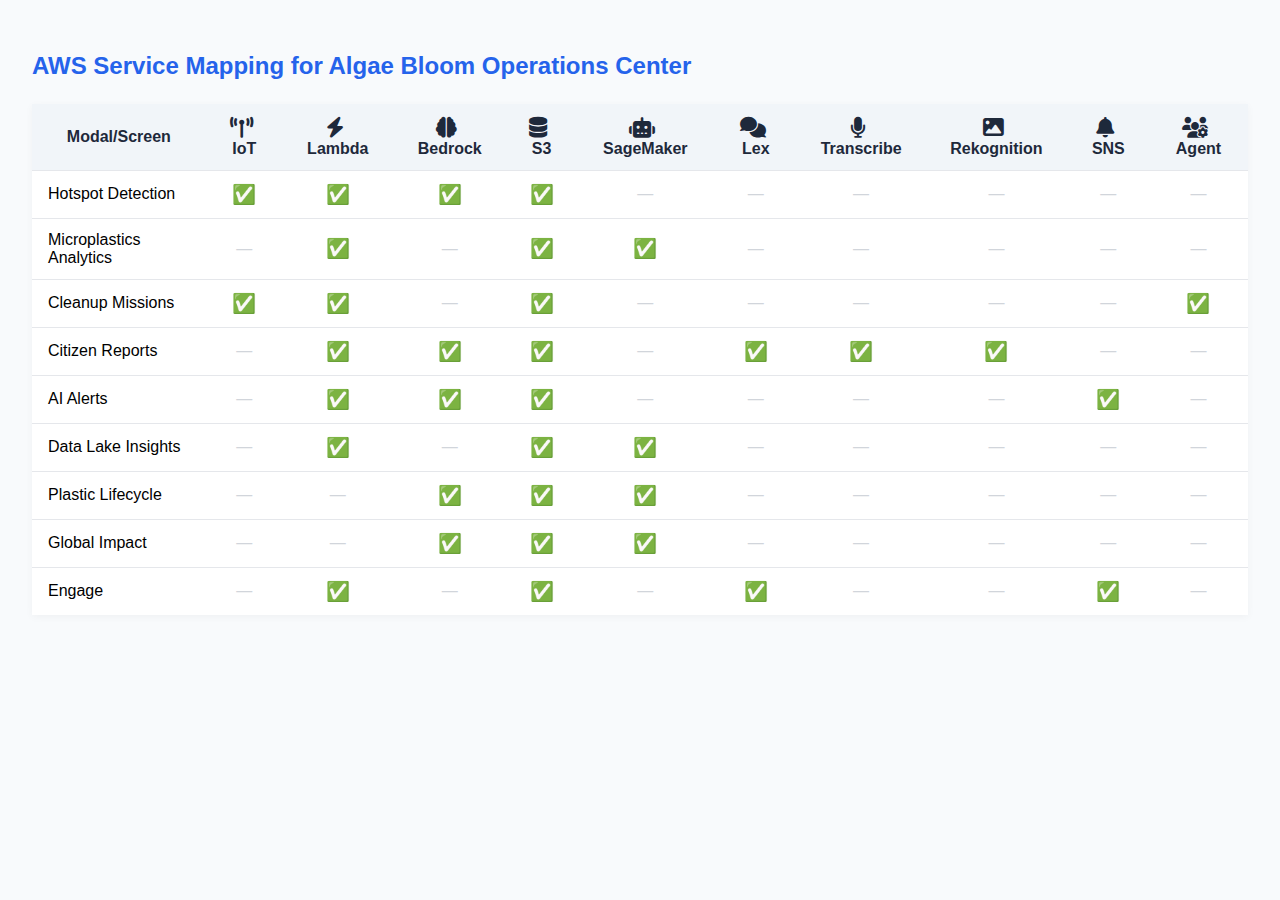
<file: aws_mapping.html>
<!DOCTYPE html>
<html lang="en">
<head>
    <meta charset="UTF-8">
    <title>AWS Service Mapping for Algae Bloom Operations Center</title>
    <link rel="stylesheet" href="https://cdnjs.cloudflare.com/ajax/libs/font-awesome/6.4.0/css/all.min.css">
    <style>
        body { font-family: 'Segoe UI', Arial, sans-serif; background: #f8fafc; margin: 0; padding: 2rem; }
        h2 { color: #2563eb; margin-bottom: 1.5rem; }
        table { width: 100%; border-collapse: collapse; background: #fff; box-shadow: 0 2px 8px rgba(0,0,0,0.04); }
        th, td { padding: 0.75rem 1rem; text-align: center; border-bottom: 1px solid #e5e7eb; }
        th { background: #f1f5f9; color: #1e293b; font-weight: 600; }
        tr:last-child td { border-bottom: none; }
        .aws-icon { font-size: 1.3em; vertical-align: middle; margin-right: 0.3em; }
        .check { color: #10b981; font-size: 1.2em; }
        .empty { color: #d1d5db; }
        .modal-name { text-align: left; font-weight: 500; }
    </style>
</head>
<body>
    <h2>AWS Service Mapping for Algae Bloom Operations Center</h2>
    <table>
        <thead>
            <tr>
                <th>Modal/Screen</th>
                <th><span class="aws-icon"><i class="fas fa-broadcast-tower" title="IoT"></i></span>IoT</th>
                <th><span class="aws-icon"><i class="fas fa-bolt" title="Lambda"></i></span>Lambda</th>
                <th><span class="aws-icon"><i class="fas fa-brain" title="Bedrock"></i></span>Bedrock</th>
                <th><span class="aws-icon"><i class="fas fa-database" title="S3"></i></span>S3</th>
                <th><span class="aws-icon"><i class="fas fa-robot" title="SageMaker"></i></span>SageMaker</th>
                <th><span class="aws-icon"><i class="fas fa-comments" title="Lex"></i></span>Lex</th>
                <th><span class="aws-icon"><i class="fas fa-microphone" title="Transcribe"></i></span>Transcribe</th>
                <th><span class="aws-icon"><i class="fas fa-image" title="Rekognition"></i></span>Rekognition</th>
                <th><span class="aws-icon"><i class="fas fa-bell" title="SNS"></i></span>SNS</th>
                <th><span class="aws-icon"><i class="fas fa-users-cog" title="Agent"></i></span>Agent</th>
            </tr>
        </thead>
        <tbody>
            <tr>
                <td class="modal-name">Hotspot Detection</td>
                <td><span class="check">✅</span></td>
                <td><span class="check">✅</span></td>
                <td><span class="check">✅</span></td>
                <td><span class="check">✅</span></td>
                <td class="empty">—</td>
                <td class="empty">—</td>
                <td class="empty">—</td>
                <td class="empty">—</td>
                <td class="empty">—</td>
                <td class="empty">—</td>
            </tr>
            <tr>
                <td class="modal-name">Microplastics Analytics</td>
                <td class="empty">—</td>
                <td><span class="check">✅</span></td>
                <td class="empty">—</td>
                <td><span class="check">✅</span></td>
                <td><span class="check">✅</span></td>
                <td class="empty">—</td>
                <td class="empty">—</td>
                <td class="empty">—</td>
                <td class="empty">—</td>
                <td class="empty">—</td>
            </tr>
            <tr>
                <td class="modal-name">Cleanup Missions</td>
                <td><span class="check">✅</span></td>
                <td><span class="check">✅</span></td>
                <td class="empty">—</td>
                <td><span class="check">✅</span></td>
                <td class="empty">—</td>
                <td class="empty">—</td>
                <td class="empty">—</td>
                <td class="empty">—</td>
                <td class="empty">—</td>
                <td><span class="check">✅</span></td>
            </tr>
            <tr>
                <td class="modal-name">Citizen Reports</td>
                <td class="empty">—</td>
                <td><span class="check">✅</span></td>
                <td><span class="check">✅</span></td>
                <td><span class="check">✅</span></td>
                <td class="empty">—</td>
                <td><span class="check">✅</span></td>
                <td><span class="check">✅</span></td>
                <td><span class="check">✅</span></td>
                <td class="empty">—</td>
                <td class="empty">—</td>
            </tr>
            <tr>
                <td class="modal-name">AI Alerts</td>
                <td class="empty">—</td>
                <td><span class="check">✅</span></td>
                <td><span class="check">✅</span></td>
                <td><span class="check">✅</span></td>
                <td class="empty">—</td>
                <td class="empty">—</td>
                <td class="empty">—</td>
                <td class="empty">—</td>
                <td><span class="check">✅</span></td>
                <td class="empty">—</td>
            </tr>
            <tr>
                <td class="modal-name">Data Lake Insights</td>
                <td class="empty">—</td>
                <td><span class="check">✅</span></td>
                <td class="empty">—</td>
                <td><span class="check">✅</span></td>
                <td><span class="check">✅</span></td>
                <td class="empty">—</td>
                <td class="empty">—</td>
                <td class="empty">—</td>
                <td class="empty">—</td>
                <td class="empty">—</td>
            </tr>
            <tr>
                <td class="modal-name">Plastic Lifecycle</td>
                <td class="empty">—</td>
                <td class="empty">—</td>
                <td><span class="check">✅</span></td>
                <td><span class="check">✅</span></td>
                <td><span class="check">✅</span></td>
                <td class="empty">—</td>
                <td class="empty">—</td>
                <td class="empty">—</td>
                <td class="empty">—</td>
                <td class="empty">—</td>
            </tr>
            <tr>
                <td class="modal-name">Global Impact</td>
                <td class="empty">—</td>
                <td class="empty">—</td>
                <td><span class="check">✅</span></td>
                <td><span class="check">✅</span></td>
                <td><span class="check">✅</span></td>
                <td class="empty">—</td>
                <td class="empty">—</td>
                <td class="empty">—</td>
                <td class="empty">—</td>
                <td class="empty">—</td>
            </tr>
            <tr>
                <td class="modal-name">Engage</td>
                <td class="empty">—</td>
                <td><span class="check">✅</span></td>
                <td class="empty">—</td>
                <td><span class="check">✅</span></td>
                <td class="empty">—</td>
                <td><span class="check">✅</span></td>
                <td class="empty">—</td>
                <td class="empty">—</td>
                <td><span class="check">✅</span></td>
                <td class="empty">—</td>
            </tr>
        </tbody>
    </table>
</body>
</html>
</file>
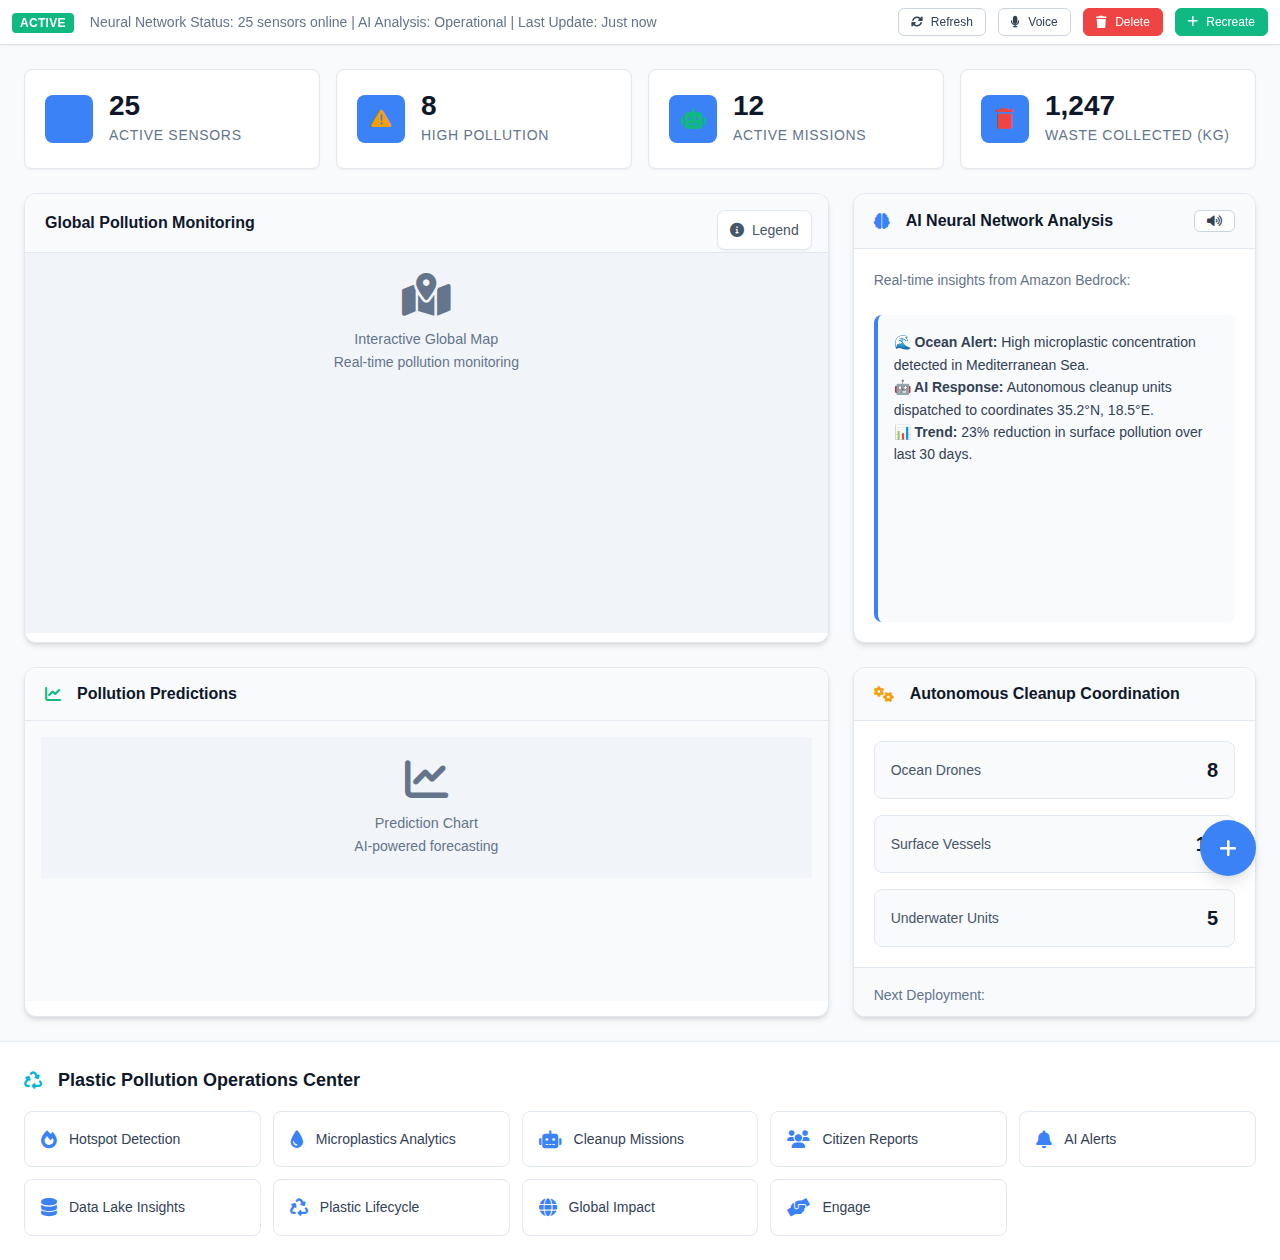
<file: test_layout.html>
<!DOCTYPE html>
<html lang="en">
<head>
    <meta charset="UTF-8">
    <meta name="viewport" content="width=device-width, initial-scale=1.0">
    <title>Layout Test - GPPNN Dashboard</title>
    <link href="https://cdn.jsdelivr.net/npm/bootstrap@5.1.3/dist/css/bootstrap.min.css" rel="stylesheet">
    <link href="https://cdnjs.cloudflare.com/ajax/libs/font-awesome/6.0.0/css/all.min.css" rel="stylesheet">
    <link href="static/css/dashboard.css" rel="stylesheet">
    <style>
        body { margin: 0; padding: 0; }
        .test-content { 
            background: #f1f5f9; 
            padding: 20px; 
            text-align: center; 
            color: #64748b;
            font-size: 0.9rem;
        }
    </style>
</head>
<body>
    <!-- Alert Bar -->
    <div class="alert-bar bg-white border-bottom py-2">
        <div class="container-fluid">
            <div class="row align-items-center">
                <div class="col-md-8">
                    <div class="d-flex align-items-center">
                        <div class="status-indicator me-3">
                            <span class="badge bg-success">ACTIVE</span>
                        </div>
                        <small class="text-muted">
                            Neural Network Status: 25 sensors online | 
                            AI Analysis: Operational | 
                            Last Update: <span id="last-update">Just now</span>
                        </small>
                    </div>
                </div>
                <div class="col-md-4 text-end">
                    <button class="btn btn-sm btn-outline-primary me-2">
                        <i class="fas fa-sync-alt"></i> Refresh
                    </button>
                    <button class="btn btn-sm btn-outline-success me-2">
                        <i class="fas fa-microphone"></i> Voice
                    </button>
                    <button class="btn btn-sm btn-danger me-2">
                        <i class="fas fa-trash"></i> Delete
                    </button>
                    <button class="btn btn-sm btn-success">
                        <i class="fas fa-plus"></i> Recreate
                    </button>
                </div>
            </div>
        </div>
    </div>

    <!-- Main Dashboard Grid - 3 Row Layout -->
    <div class="dashboard-container">
        <!-- Row 1: All Metrics -->
        <div class="dashboard-row metrics-row">
            <div class="metrics-grid">
                <div class="metric-card">
                    <div class="metric-icon">
                        <i class="fas fa-broadcast-tower text-primary"></i>
                    </div>
                    <div class="metric-data">
                        <div class="metric-value">25</div>
                        <div class="metric-label">Active Sensors</div>
                    </div>
                </div>
                
                <div class="metric-card">
                    <div class="metric-icon">
                        <i class="fas fa-exclamation-triangle text-warning"></i>
                    </div>
                    <div class="metric-data">
                        <div class="metric-value">8</div>
                        <div class="metric-label">High Pollution</div>
                    </div>
                </div>
                
                <div class="metric-card">
                    <div class="metric-icon">
                        <i class="fas fa-robot text-success"></i>
                    </div>
                    <div class="metric-data">
                        <div class="metric-value">12</div>
                        <div class="metric-label">Active Missions</div>
                    </div>
                </div>
                
                <div class="metric-card">
                    <div class="metric-icon">
                        <i class="fas fa-trash text-danger"></i>
                    </div>
                    <div class="metric-data">
                        <div class="metric-value">1,247</div>
                        <div class="metric-label">Waste Collected (kg)</div>
                    </div>
                </div>
            </div>
        </div>

        <!-- Row 2: Map and AI Analysis -->
        <div class="dashboard-row map-ai-row">
            <!-- Map Panel -->
            <div class="map-panel">
                <div class="panel-header">
                    <h5 class="mb-0">Global Pollution Monitoring</h5>
                    <div class="panel-controls">
                        <button class="btn btn-sm btn-light">
                            <i class="fas fa-layer-group"></i>
                        </button>
                    </div>
                </div>
                <div class="map-container">
                    <div class="test-content">
                        <i class="fas fa-map-marked-alt fa-3x mb-3"></i>
                        <br>Interactive Global Map
                        <br><small>Real-time pollution monitoring</small>
                    </div>
                </div>
                
                <!-- Map Legend - Hover Button -->
                <div class="map-legend-hover">
                    <div class="legend-trigger">
                        <i class="fas fa-info-circle"></i>
                        <span>Legend</span>
                    </div>
                    <div class="legend-content">
                        <div class="legend-item">
                            <span class="legend-color bg-success"></span>
                            <small>Low (0-3)</small>
                        </div>
                        <div class="legend-item">
                            <span class="legend-color bg-warning"></span>
                            <small>Medium (4-7)</small>
                        </div>
                        <div class="legend-item">
                            <span class="legend-color bg-danger"></span>
                            <small>High (8-10)</small>
                        </div>
                    </div>
                </div>
            </div>

            <!-- AI Analysis Panel -->
            <div class="analysis-panel">
                <div class="panel-header">
                    <h6 class="mb-0">
                        <i class="fas fa-brain text-primary me-2"></i>
                        AI Neural Network Analysis
                    </h6>
                    <button class="btn btn-sm btn-light">
                        <i class="fas fa-volume-up"></i>
                    </button>
                </div>
                <div class="analysis-content">
                    <p class="small text-muted mb-2">Real-time insights from Amazon Bedrock:</p>
                    <div class="ai-response">
                        <strong>🌊 Ocean Alert:</strong> High microplastic concentration detected in Mediterranean Sea.<br>
                        <strong>🤖 AI Response:</strong> Autonomous cleanup units dispatched to coordinates 35.2°N, 18.5°E.<br>
                        <strong>📊 Trend:</strong> 23% reduction in surface pollution over last 30 days.
                    </div>
                </div>
            </div>
        </div>

        <!-- Row 3: Prediction Chart and Cleanup Coordination -->
        <div class="dashboard-row prediction-cleanup-row">
            <!-- Prediction Charts -->
            <div class="charts-panel">
                <div class="panel-header">
                    <h6 class="mb-0">
                        <i class="fas fa-chart-line text-success me-2"></i>
                        Pollution Predictions
                    </h6>
                </div>
                <div class="chart-container">
                    <div class="test-content">
                        <i class="fas fa-chart-line fa-3x mb-3"></i>
                        <br>Prediction Chart
                        <br><small>AI-powered forecasting</small>
                    </div>
                </div>
            </div>

            <!-- Cleanup Coordination -->
            <div class="coordination-panel">
                <div class="panel-header">
                    <h6 class="mb-0">
                        <i class="fas fa-cogs text-warning me-2"></i>
                        Autonomous Cleanup Coordination
                    </h6>
                </div>
                <div class="coordination-grid">
                    <div class="coord-item">
                        <div class="coord-label">Ocean Drones</div>
                        <div class="coord-value">8</div>
                    </div>
                    <div class="coord-item">
                        <div class="coord-label">Surface Vessels</div>
                        <div class="coord-value">12</div>
                    </div>
                    <div class="coord-item">
                        <div class="coord-label">Underwater Units</div>
                        <div class="coord-value">5</div>
                    </div>
                </div>
                <div class="next-deployment">
                    <small class="text-muted">Next Deployment:</small>
                    <div class="fw-bold">Pacific Garbage Patch - 2 hours</div>
                </div>
            </div>
        </div>
    </div>

    <!-- Plastic Pollution Operations Center Footer -->
    <div class="operations-footer">
        <div class="operations-container">
            <div class="operations-title">
                <i class="fas fa-recycle text-info me-2"></i>
                Plastic Pollution Operations Center
            </div>
            <div class="operations-buttons">
                <button class="operation-btn">
                    <i class="fas fa-fire"></i>
                    <span>Hotspot Detection</span>
                </button>
                <button class="operation-btn">
                    <i class="fas fa-tint"></i>
                    <span>Microplastics Analytics</span>
                </button>
                <button class="operation-btn">
                    <i class="fas fa-robot"></i>
                    <span>Cleanup Missions</span>
                </button>
                <button class="operation-btn">
                    <i class="fas fa-users"></i>
                    <span>Citizen Reports</span>
                </button>
                <button class="operation-btn">
                    <i class="fas fa-bell"></i>
                    <span>AI Alerts</span>
                </button>
                <button class="operation-btn">
                    <i class="fas fa-database"></i>
                    <span>Data Lake Insights</span>
                </button>
                <button class="operation-btn">
                    <i class="fas fa-recycle"></i>
                    <span>Plastic Lifecycle</span>
                </button>
                <button class="operation-btn">
                    <i class="fas fa-globe"></i>
                    <span>Global Impact</span>
                </button>
                <button class="operation-btn">
                    <i class="fas fa-hands-helping"></i>
                    <span>Engage</span>
                </button>
            </div>
        </div>
    </div>

    <!-- Floating Action Button -->
    <div class="fab-container">
        <button class="fab">
            <i class="fas fa-plus"></i>
        </button>
        <div class="fab-label">Report Pollution</div>
    </div>

    <script src="https://cdn.jsdelivr.net/npm/bootstrap@5.1.3/dist/js/bootstrap.bundle.min.js"></script>
</body>
</html>
</file>
<file: static/css/dashboard.css>
/* AquaPulse - Dashboard CSS */

:root {
    /* Colors - Clean and minimal */
    --primary: #3b82f6;
    --primary-dark: #2563eb;
    --secondary: #64748b;
    --success: #10b981;
    --warning: #f59e0b;
    --danger: #ef4444;
    --info: #06b6d4;
    
    /* Neutrals */
    --white: #ffffff;
    --gray-50: #f8fafc;
    --gray-100: #f1f5f9;
    --gray-200: #e2e8f0;
    --gray-300: #cbd5e1;
    --gray-400: #94a3b8;
    --gray-500: #64748b;
    --gray-600: #475569;
    --gray-700: #334155;
    --gray-800: #1e293b;
    --gray-900: #0f172a;
    
    /* Typography */
    --font-sans: -apple-system, BlinkMacSystemFont, 'Segoe UI', Roboto, 'Helvetica Neue', Arial, sans-serif;
    --font-mono: 'SF Mono', Monaco, 'Cascadia Code', 'Roboto Mono', Consolas, monospace;
    
    /* Spacing */
    --space-1: 0.25rem;
    --space-2: 0.5rem;
    --space-3: 0.75rem;
    --space-4: 1rem;
    --space-5: 1.25rem;
    --space-6: 1.5rem;
    --space-8: 2rem;
    --space-10: 2.5rem;
    --space-12: 3rem;
    
    /* Shadows */
    --shadow-sm: 0 1px 2px 0 rgb(0 0 0 / 0.05);
    --shadow-md: 0 4px 6px -1px rgb(0 0 0 / 0.1), 0 2px 4px -2px rgb(0 0 0 / 0.1);
    --shadow-lg: 0 10px 15px -3px rgb(0 0 0 / 0.1), 0 4px 6px -4px rgb(0 0 0 / 0.1);
    --shadow-xl: 0 20px 25px -5px rgb(0 0 0 / 0.1), 0 8px 10px -6px rgb(0 0 0 / 0.1);
    
    /* Border radius */
    --radius-sm: 0.25rem;
    --radius-md: 0.375rem;
    --radius-lg: 0.5rem;
    --radius-xl: 0.75rem;
    
    /* Transitions */
    --transition-fast: 150ms ease;
    --transition-normal: 200ms ease;
    --transition-slow: 300ms ease;
}

/* === RESET & BASE STYLES === */
* {
    box-sizing: border-box;
    margin: 0;
    padding: 0;
}

html {
    font-size: 16px;
    scroll-behavior: smooth;
}

body {
    font-family: var(--font-sans);
    background-color: var(--gray-50);
    color: var(--gray-800);
    line-height: 1.6;
    -webkit-font-smoothing: antialiased;
    -moz-osx-font-smoothing: grayscale;
    min-height: 100vh;
}

/* === TYPOGRAPHY === */
h1, h2, h3, h4, h5, h6 {
    font-weight: 600;
    line-height: 1.25;
    color: var(--gray-900);
    margin-bottom: var(--space-4);
}

h1 { font-size: 2rem; }
h2 { font-size: 1.75rem; }
h3 { font-size: 1.5rem; }
h4 { font-size: 1.25rem; }
h5 { font-size: 1.125rem; }
h6 { font-size: 1rem; }

p {
    margin-bottom: var(--space-4);
    color: var(--gray-600);
}

small {
    font-size: 0.875rem;
    color: var(--gray-500);
}

/* === ALERT BAR === */
.alert-bar {
    background: var(--white);
    border-bottom: 1px solid var(--gray-200);
    box-shadow: var(--shadow-sm);
    position: sticky;
    top: 0;
    z-index: 1000;
    padding: var(--space-3) 0;
}

.status-indicator .badge {
    font-size: 0.75rem;
    padding: var(--space-1) var(--space-2);
    border-radius: var(--radius-sm);
    font-weight: 600;
    text-transform: uppercase;
    letter-spacing: 0.025em;
}

/* === MAIN DASHBOARD CONTAINER === */
.dashboard-container {
    max-width: 1400px;
    margin: 0 auto;
    padding: var(--space-6);
    display: flex;
    flex-direction: column;
    gap: var(--space-6);
    min-height: calc(100vh - 120px);
}

/* === DASHBOARD ROWS === */
.dashboard-row {
    display: flex;
    gap: var(--space-6);
    width: 100%;
}

/* === METRICS ROW === */
.metrics-row {
    height: 100px;
}

.metrics-grid {
    display: grid;
    grid-template-columns: repeat(auto-fit, minmax(250px, 1fr));
    gap: var(--space-4);
    width: 100%;
}

.metric-card {
    background: var(--white);
    border-radius: var(--radius-lg);
    padding: var(--space-5);
    box-shadow: var(--shadow-sm);
    border: 1px solid var(--gray-200);
    display: flex;
    align-items: center;
    gap: var(--space-4);
    transition: var(--transition-normal);
    position: relative;
    overflow: hidden;
}

.metric-card::before {
    content: '';
    position: absolute;
    top: 0;
    left: 0;
    right: 0;
    height: 3px;
    background: var(--primary);
    opacity: 0;
    transition: var(--transition-normal);
}

.metric-card:hover {
    box-shadow: var(--shadow-lg);
    transform: translateY(-2px);
    border-color: var(--gray-300);
}

.metric-card:hover::before {
    opacity: 1;
}

.metric-icon {
    width: 48px;
    height: 48px;
    border-radius: var(--radius-lg);
    display: flex;
    align-items: center;
    justify-content: center;
    font-size: 1.25rem;
    background: var(--primary);
    color: var(--white);
    flex-shrink: 0;
    transition: var(--transition-normal);
}

.metric-card:hover .metric-icon {
    transform: scale(1.05);
}

.metric-data {
    flex: 1;
    min-width: 0;
}

.metric-value {
    font-size: 1.75rem;
    font-weight: 700;
    color: var(--gray-900);
    line-height: 1;
    margin-bottom: var(--space-1);
    font-variant-numeric: tabular-nums;
}

.metric-label {
    font-size: 0.875rem;
    color: var(--gray-500);
    font-weight: 500;
    text-transform: uppercase;
    letter-spacing: 0.05em;
}

/* === MAP & AI ROW === */
.map-ai-row {
    height: 450px;
}

.map-panel {
    flex: 2;
    background: var(--white);
    border-radius: var(--radius-xl);
    box-shadow: var(--shadow-md);
    border: 1px solid var(--gray-200);
    overflow: hidden;
    position: relative;
    transition: var(--transition-normal);
}

.map-panel:hover {
    box-shadow: var(--shadow-lg);
}

.panel-header {
    padding: var(--space-4) var(--space-5);
    border-bottom: 1px solid var(--gray-200);
    background: var(--gray-50);
    display: flex;
    justify-content: space-between;
    align-items: center;
}

.panel-header h5, .panel-header h6 {
    font-size: 1rem;
    font-weight: 600;
    color: var(--gray-900);
    margin: 0;
    display: flex;
    align-items: center;
    gap: var(--space-2);
}

.map-container {
    height: 380px;
    background: var(--gray-100);
    position: relative;
}

.analysis-panel {
    flex: 1;
    background: var(--white);
    border-radius: var(--radius-xl);
    box-shadow: var(--shadow-md);
    border: 1px solid var(--gray-200);
    overflow: hidden;
    display: flex;
    flex-direction: column;
    transition: var(--transition-normal);
}

.analysis-panel:hover {
    box-shadow: var(--shadow-lg);
}

.analysis-content {
    padding: var(--space-5);
    flex: 1;
    display: flex;
    flex-direction: column;
    gap: var(--space-4);
}

.ai-response {
    background: var(--gray-50);
    border-radius: var(--radius-lg);
    padding: var(--space-4);
    border-left: 4px solid var(--primary);
    font-size: 0.875rem;
    line-height: 1.6;
    flex: 1;
    overflow-y: auto;
    color: var(--gray-700);
}

.ai-response::-webkit-scrollbar {
    width: 6px;
}

.ai-response::-webkit-scrollbar-track {
    background: var(--gray-100);
    border-radius: var(--radius-sm);
}

.ai-response::-webkit-scrollbar-thumb {
    background: var(--gray-300);
    border-radius: var(--radius-sm);
}

.ai-response::-webkit-scrollbar-thumb:hover {
    background: var(--gray-400);
}

/* === PREDICTION & CLEANUP ROW === */
.prediction-cleanup-row {
    height: 350px;
}

.charts-panel {
    flex: 2;
    background: var(--white);
    border-radius: var(--radius-xl);
    box-shadow: var(--shadow-md);
    border: 1px solid var(--gray-200);
    overflow: hidden;
    transition: var(--transition-normal);
}

.charts-panel:hover {
    box-shadow: var(--shadow-lg);
}

.chart-container {
    height: 280px;
    padding: var(--space-4);
    background: var(--gray-50);
}

.coordination-panel {
    flex: 1;
    background: var(--white);
    border-radius: var(--radius-xl);
    box-shadow: var(--shadow-md);
    border: 1px solid var(--gray-200);
    overflow: hidden;
    transition: var(--transition-normal);
}

.coordination-panel:hover {
    box-shadow: var(--shadow-lg);
}

.coordination-grid {
    display: grid;
    grid-template-columns: 1fr;
    gap: var(--space-4);
    padding: var(--space-5);
}

.coord-item {
    display: flex;
    justify-content: space-between;
    align-items: center;
    padding: var(--space-3) var(--space-4);
    background: var(--gray-50);
    border-radius: var(--radius-lg);
    border: 1px solid var(--gray-200);
    transition: var(--transition-normal);
}

.coord-item:hover {
    background: var(--gray-100);
    border-color: var(--gray-300);
}

.coord-label {
    font-size: 0.875rem;
    color: var(--gray-600);
    font-weight: 500;
}

.coord-value {
    font-size: 1.25rem;
    font-weight: 700;
    color: var(--gray-900);
    font-variant-numeric: tabular-nums;
}

.next-deployment {
    padding: var(--space-4) var(--space-5);
    border-top: 1px solid var(--gray-200);
    background: var(--gray-50);
}

.next-deployment small {
    display: block;
    margin-bottom: var(--space-2);
    color: var(--gray-500);
}

.next-deployment .fw-bold {
    color: var(--gray-900);
    font-size: 0.875rem;
}

/* === MAP LEGEND === */
.map-legend-hover {
    position: absolute;
    top: var(--space-4);
    right: var(--space-4);
    z-index: 10;
}

.legend-trigger {
    background: var(--white);
    border: 1px solid var(--gray-200);
    border-radius: var(--radius-lg);
    padding: var(--space-2) var(--space-3);
    display: flex;
    align-items: center;
    gap: var(--space-2);
    font-size: 0.875rem;
    color: var(--gray-600);
    cursor: pointer;
    transition: var(--transition-normal);
    box-shadow: var(--shadow-sm);
}

.legend-trigger:hover {
    background: var(--gray-50);
    border-color: var(--gray-300);
    box-shadow: var(--shadow-md);
}

.legend-content {
    position: absolute;
    top: 100%;
    right: 0;
    margin-top: var(--space-2);
    background: var(--white);
    border: 1px solid var(--gray-200);
    border-radius: var(--radius-lg);
    padding: var(--space-3);
    box-shadow: var(--shadow-lg);
    min-width: 150px;
    opacity: 0;
    visibility: hidden;
    transform: translateY(-10px);
    transition: var(--transition-normal);
}

.map-legend-hover:hover .legend-content {
    opacity: 1;
    visibility: visible;
    transform: translateY(0);
}

.legend-item {
    display: flex;
    align-items: center;
    gap: var(--space-2);
    margin-bottom: var(--space-2);
}

.legend-item:last-child {
    margin-bottom: 0;
}

.legend-color {
    width: 12px;
    height: 12px;
    border-radius: var(--radius-sm);
    flex-shrink: 0;
}

/* === FLOATING ACTION BUTTON === */
.fab-container {
    position: fixed;
    bottom: var(--space-6);
    right: var(--space-6);
    z-index: 1000;
    display: flex;
    flex-direction: column;
    align-items: flex-end;
    gap: var(--space-3);
}

.fab {
    width: 56px;
    height: 56px;
    border-radius: 50%;
    background: var(--primary);
    color: var(--white);
    border: none;
    display: flex;
    align-items: center;
    justify-content: center;
    font-size: 1.25rem;
    cursor: pointer;
    box-shadow: var(--shadow-lg);
    transition: var(--transition-normal);
    position: relative;
}

.fab:hover {
    background: var(--primary-dark);
    transform: scale(1.05);
    box-shadow: var(--shadow-xl);
}

.fab-label {
    position: absolute;
    right: 100%;
    margin-right: var(--space-3);
    background: var(--gray-900);
    color: var(--white);
    padding: var(--space-2) var(--space-3);
    border-radius: var(--radius-md);
    font-size: 0.875rem;
    white-space: nowrap;
    opacity: 0;
    visibility: hidden;
    transform: translateX(10px);
    transition: var(--transition-normal);
}

.fab-container:hover .fab-label {
    opacity: 1;
    visibility: visible;
    transform: translateX(0);
}

/* === OPERATIONS FOOTER === */
.operations-footer {
    background: var(--white);
    border-top: 1px solid var(--gray-200);
    padding: var(--space-6) 0;
    margin-top: auto;
}

.operations-container {
    max-width: 1400px;
    margin: 0 auto;
    padding: 0 var(--space-6);
}

.operations-title {
    font-size: 1.125rem;
    font-weight: 600;
    color: var(--gray-900);
    margin-bottom: var(--space-4);
    display: flex;
    align-items: center;
    gap: var(--space-2);
}

.operations-buttons {
    display: grid;
    grid-template-columns: repeat(auto-fit, minmax(200px, 1fr));
    gap: var(--space-3);
}

.operation-btn {
    background: var(--white);
    border: 1px solid var(--gray-200);
    border-radius: var(--radius-lg);
    padding: var(--space-4);
    display: flex;
    align-items: center;
    gap: var(--space-3);
    font-size: 0.875rem;
    color: var(--gray-700);
    cursor: pointer;
    transition: var(--transition-normal);
    text-decoration: none;
    text-align: left;
}

.operation-btn:hover {
    background: var(--gray-50);
    border-color: var(--gray-300);
    transform: translateY(-1px);
    box-shadow: var(--shadow-md);
    color: var(--gray-900);
    text-decoration: none;
}

.operation-btn i {
    font-size: 1.125rem;
    color: var(--primary);
    flex-shrink: 0;
}

/* === MODALS === */
.modal-backdrop.show {
    opacity: 0.5;
    backdrop-filter: blur(4px);
}

.modal-dialog {
    max-width: 800px;
    margin: var(--space-4) auto;
    animation: modalSlideIn var(--transition-slow) ease-out;
}

@keyframes modalSlideIn {
    from {
        opacity: 0;
        transform: translateY(-50px) scale(0.95);
    }
    to {
        opacity: 1;
        transform: translateY(0) scale(1);
    }
}

.modal-content {
    background: var(--white);
    border-radius: var(--radius-xl);
    border: 1px solid var(--gray-200);
    box-shadow: var(--shadow-xl);
    overflow: hidden;
    transition: var(--transition-normal);
}

.modal-content:focus-within {
    box-shadow: var(--shadow-xl), 0 0 0 3px rgb(59 130 246 / 0.1);
}

.modal-header {
    padding: var(--space-5) var(--space-6);
    border-bottom: 1px solid var(--gray-200);
    background: var(--gray-50);
    display: flex;
    align-items: center;
    justify-content: space-between;
    gap: var(--space-4);
}

.modal-title {
    font-size: 1.25rem;
    font-weight: 600;
    color: var(--gray-900);
    margin: 0;
    display: flex;
    align-items: center;
    gap: var(--space-2);
}

.modal-body {
    padding: var(--space-6);
    max-height: 70vh;
    overflow-y: auto;
    color: var(--gray-700);
    line-height: 1.6;
}

.modal-footer {
    padding: var(--space-4) var(--space-6);
    border-top: 1px solid var(--gray-200);
    background: var(--gray-50);
    display: flex;
    gap: var(--space-3);
    justify-content: flex-end;
}

.modal-footer .btn, .modal-header .btn-close, .modal-body .btn {
    transition: var(--transition-normal);
}

.modal-footer .btn:hover, .modal-body .btn:hover {
    transform: translateY(-1px);
}

.modal-footer .btn:active, .modal-body .btn:active {
    transform: translateY(0);
}

.btn-close {
    background: none;
    border: none;
    font-size: 1.5rem;
    color: var(--gray-400);
    cursor: pointer;
    padding: var(--space-2);
    border-radius: var(--radius-md);
    transition: var(--transition-normal);
}

.btn-close:hover {
    background: var(--gray-200);
    color: var(--gray-600);
}

.modal-body::-webkit-scrollbar {
    width: 8px;
}

.modal-body::-webkit-scrollbar-thumb {
    background: var(--gray-300);
    border-radius: var(--radius-sm);
}

.modal-body::-webkit-scrollbar-thumb:hover {
    background: var(--gray-400);
}

/* === RESPONSIVE DESIGN === */
@media (max-width: 1200px) {
    .dashboard-container {
        padding: var(--space-4);
        gap: var(--space-4);
    }
    
    .dashboard-row {
        gap: var(--space-4);
    }
    
    .metrics-grid {
        grid-template-columns: repeat(auto-fit, minmax(200px, 1fr));
    }
}

@media (max-width: 992px) {
    .dashboard-row {
        flex-direction: column;
    }
    
    .map-ai-row {
        height: auto;
    }
    
    .prediction-cleanup-row {
        height: auto;
    }
    
    .metrics-grid {
        grid-template-columns: repeat(auto-fit, minmax(180px, 1fr));
    }
    
    .coordination-grid {
        grid-template-columns: repeat(auto-fit, minmax(150px, 1fr));
    }
    
    .map-container {
        height: 300px;
    }
    
    .chart-container {
        height: 250px;
    }
}

@media (max-width: 768px) {
    .dashboard-container {
        padding: var(--space-3);
        gap: var(--space-3);
    }
    
    .dashboard-row {
        gap: var(--space-3);
    }
    
    .metrics-grid {
        grid-template-columns: 1fr;
        gap: var(--space-3);
    }
    
    .coordination-grid {
        grid-template-columns: 1fr;
    }
    
    .operations-buttons {
        grid-template-columns: 1fr;
    }
    
    .operation-btn {
        padding: var(--space-3);
    }
    
    .fab-container {
        bottom: var(--space-4);
        right: var(--space-4);
    }
    
    .fab {
        width: 48px;
        height: 48px;
        font-size: 1rem;
    }
    
    .modal-dialog {
        margin: var(--space-2);
        max-width: calc(100vw - var(--space-4));
    }
    
    .modal-content {
        border-radius: var(--radius-lg);
    }
    
    .modal-header, .modal-body, .modal-footer {
        padding: var(--space-4);
    }
    
    .panel-header {
        padding: var(--space-3) var(--space-4);
    }
    
    .analysis-content {
        padding: var(--space-4);
    }
    
    .metric-card {
        padding: var(--space-4);
    }
    
    .metric-icon {
        width: 40px;
        height: 40px;
        font-size: 1rem;
    }
    
    .metric-value {
        font-size: 1.5rem;
    }
}

@media (max-width: 480px) {
    .dashboard-container {
        padding: var(--space-2);
        gap: var(--space-2);
    }
    
    .dashboard-row {
        gap: var(--space-2);
    }
    
    .metrics-grid {
        gap: var(--space-2);
    }
    
    .metric-card {
        padding: var(--space-3);
        gap: var(--space-3);
    }
    
    .metric-icon {
        width: 36px;
        height: 36px;
        font-size: 0.875rem;
    }
    
    .metric-value {
        font-size: 1.25rem;
    }
    
    .panel-header {
        padding: var(--space-2) var(--space-3);
    }
    
    .analysis-content {
        padding: var(--space-3);
    }
    
    .modal-header, .modal-body, .modal-footer {
        padding: var(--space-3);
    }
}

/* === COMPONENT STYLES === */
.btn {
    display: inline-flex;
    align-items: center;
    gap: var(--space-2);
    padding: var(--space-2) var(--space-4);
    border-radius: var(--radius-md);
    font-size: 0.875rem;
    font-weight: 500;
    text-decoration: none;
    border: 1px solid transparent;
    cursor: pointer;
    transition: var(--transition-normal);
    background: var(--white);
    color: var(--gray-700);
    border-color: var(--gray-300);
}

.btn:hover {
    transform: translateY(-1px);
    box-shadow: var(--shadow-md);
    text-decoration: none;
}

.btn-primary {
    background: var(--primary);
    color: var(--white);
    border-color: var(--primary);
}

.btn-primary:hover {
    background: var(--primary-dark);
    border-color: var(--primary-dark);
    color: var(--white);
}

.btn-success {
    background: var(--success);
    color: var(--white);
    border-color: var(--success);
}

.btn-warning {
    background: var(--warning);
    color: var(--white);
    border-color: var(--warning);
}

.btn-danger {
    background: var(--danger);
    color: var(--white);
    border-color: var(--danger);
}

.btn-sm {
    padding: var(--space-1) var(--space-3);
    font-size: 0.75rem;
}

.btn-lg {
    padding: var(--space-3) var(--space-6);
    font-size: 1rem;
}

.card {
    background: var(--white);
    border-radius: var(--radius-lg);
    border: 1px solid var(--gray-200);
    box-shadow: var(--shadow-sm);
    transition: var(--transition-normal);
}

.card:hover {
    box-shadow: var(--shadow-md);
}

.card-body {
    padding: var(--space-5);
}

.card-title {
    font-size: 1.125rem;
    font-weight: 600;
    color: var(--gray-900);
    margin-bottom: var(--space-3);
}

.progress {
    height: 8px;
    background: var(--gray-200);
    border-radius: var(--radius-sm);
    overflow: hidden;
}

.progress-bar {
    background: var(--primary);
    transition: var(--transition-normal);
}

.badge {
    display: inline-flex;
    align-items: center;
    padding: var(--space-1) var(--space-2);
    font-size: 0.75rem;
    font-weight: 600;
    border-radius: var(--radius-sm);
    text-transform: uppercase;
    letter-spacing: 0.025em;
}

.badge.bg-primary { background: var(--primary) !important; color: var(--white); }
.badge.bg-success { background: var(--success) !important; color: var(--white); }
.badge.bg-warning { background: var(--warning) !important; color: var(--white); }
.badge.bg-danger { background: var(--danger) !important; color: var(--white); }
.badge.bg-info { background: var(--info) !important; color: var(--white); }

.alert {
    padding: var(--space-4);
    border-radius: var(--radius-lg);
    border: 1px solid transparent;
    margin-bottom: var(--space-4);
}

.alert-info {
    background: var(--info);
    color: var(--white);
    border-color: var(--info);
}

.alert-success {
    background: var(--success);
    color: var(--white);
    border-color: var(--success);
}

.alert-warning {
    background: var(--warning);
    color: var(--white);
    border-color: var(--warning);
}

.alert-danger {
    background: var(--danger);
    color: var(--white);
    border-color: var(--danger);
}

.list-group-item {
    padding: var(--space-4);
    border: 1px solid var(--gray-200);
    background: var(--white);
    transition: var(--transition-normal);
}

.list-group-item:hover {
    background: var(--gray-50);
    border-color: var(--gray-300);
}

.form-control, .form-select {
    width: 100%;
    padding: var(--space-3) var(--space-4);
    border: 1px solid var(--gray-300);
    border-radius: var(--radius-md);
    font-size: 0.875rem;
    transition: var(--transition-normal);
    background: var(--white);
    color: var(--gray-900);
}

.form-control:focus, .form-select:focus {
    outline: none;
    border-color: var(--primary);
    box-shadow: 0 0 0 3px rgb(59 130 246 / 0.1);
}

.form-label {
    display: block;
    font-size: 0.875rem;
    font-weight: 500;
    color: var(--gray-700);
    margin-bottom: var(--space-2);
}

.table {
    width: 100%;
    border-collapse: collapse;
    margin-bottom: var(--space-4);
}

.table th {
    background: var(--gray-50);
    padding: var(--space-3) var(--space-4);
    text-align: left;
    font-weight: 600;
    color: var(--gray-900);
    border-bottom: 1px solid var(--gray-200);
}

.table td {
    padding: var(--space-3) var(--space-4);
    border-bottom: 1px solid var(--gray-200);
    color: var(--gray-700);
}

.table tbody tr:hover {
    background: var(--gray-50);
}

/* === UTILITY CLASSES === */
.text-primary { color: var(--primary) !important; }
.text-success { color: var(--success) !important; }
.text-warning { color: var(--warning) !important; }
.text-danger { color: var(--danger) !important; }
.text-info { color: var(--info) !important; }
.text-muted { color: var(--gray-500) !important; }

.bg-primary { background: var(--primary) !important; }
.bg-success { background: var(--success) !important; }
.bg-warning { background: var(--warning) !important; }
.bg-danger { background: var(--danger) !important; }
.bg-info { background: var(--info) !important; }

.fw-bold { font-weight: 700 !important; }
.fw-semibold { font-weight: 600 !important; }
.fw-medium { font-weight: 500 !important; }

.text-center { text-align: center !important; }
.text-left { text-align: left !important; }
.text-right { text-align: right !important; }

.d-flex { display: flex !important; }
.d-grid { display: grid !important; }
.d-none { display: none !important; }
.d-block { display: block !important; }

.align-items-center { align-items: center !important; }
.justify-content-center { justify-content: center !important; }
.justify-content-between { justify-content: space-between !important; }

.gap-1 { gap: var(--space-1) !important; }
.gap-2 { gap: var(--space-2) !important; }
.gap-3 { gap: var(--space-3) !important; }
.gap-4 { gap: var(--space-4) !important; }

.mb-0 { margin-bottom: 0 !important; }
.mb-1 { margin-bottom: var(--space-1) !important; }
.mb-2 { margin-bottom: var(--space-2) !important; }
.mb-3 { margin-bottom: var(--space-3) !important; }
.mb-4 { margin-bottom: var(--space-4) !important; }

.mt-0 { margin-top: 0 !important; }
.mt-1 { margin-top: var(--space-1) !important; }
.mt-2 { margin-top: var(--space-2) !important; }
.mt-3 { margin-top: var(--space-3) !important; }
.mt-4 { margin-top: var(--space-4) !important; }

.p-0 { padding: 0 !important; }
.p-1 { padding: var(--space-1) !important; }
.p-2 { padding: var(--space-2) !important; }
.p-3 { padding: var(--space-3) !important; }
.p-4 { padding: var(--space-4) !important; }

/* === ANIMATIONS === */
@keyframes fadeIn {
    from { opacity: 0; transform: translateY(10px); }
    to { opacity: 1; transform: translateY(0); }
}

@keyframes slideIn {
    from { opacity: 0; transform: translateX(-20px); }
    to { opacity: 1; transform: translateX(0); }
}

.fade-in {
    animation: fadeIn var(--transition-normal) ease-out;
}

.slide-in {
    animation: slideIn var(--transition-normal) ease-out;
}

/* === SCROLLBAR STYLING === */
::-webkit-scrollbar {
    width: 8px;
}

::-webkit-scrollbar-track {
    background: var(--gray-100);
    border-radius: var(--radius-sm);
}

::-webkit-scrollbar-thumb {
    background: var(--gray-300);
    border-radius: var(--radius-sm);
}

::-webkit-scrollbar-thumb:hover {
    background: var(--gray-400);
}

/* === SELECTION STYLING === */
::selection {
    background: var(--primary);
    color: var(--white);
}

::-moz-selection {
    background: var(--primary);
    color: var(--white);
}

/* === FOCUS STYLES === */
*:focus {
    outline: 2px solid var(--primary);
    outline-offset: 2px;
}

*:focus:not(:focus-visible) {
    outline: none;
}

/* === PRINT STYLES === */
@media print {
    .fab-container,
    .operations-footer,
    .alert-bar {
        display: none !important;
    }
    
    .dashboard-container {
        padding: 0;
        gap: var(--space-4);
    }
    
    .metric-card,
    .map-panel,
    .analysis-panel,
    .charts-panel,
    .coordination-panel {
        box-shadow: none;
        border: 1px solid var(--gray-300);
    }
}

/* AWS Service Legend Icon Style */
.aws-legend-icon {
  display: inline-block;
  margin-left: 0.5em;
  margin-right: 0.2em;
  vertical-align: middle;
  background: #f3f6fa;
  border: 1px solid #d1e3f8;
  border-radius: 6px;
  padding: 0.1em 0.4em;
  font-size: 1.2em;
  cursor: help;
  transition: box-shadow 0.2s;
}
.aws-legend-icon:hover {
  box-shadow: 0 2px 8px rgba(33, 150, 243, 0.15);
  background: #e3f0fc;
}

/* Floating AWS Legend Button */
.aws-legend-fab {
  position: fixed;
  bottom: 24px;
  right: 24px;
  z-index: 1050;
  background: #fff;
  border: 1px solid #d1e3f8;
  border-radius: 50%;
  width: 48px;
  height: 48px;
  display: flex;
  align-items: center;
  justify-content: center;
  box-shadow: 0 2px 8px rgba(33, 150, 243, 0.15);
  cursor: pointer;
  transition: background 0.2s;
}
.aws-legend-fab:hover {
  background: #e3f0fc;
}

.aws-legend-popover {
  position: fixed;
  bottom: 80px;
  right: 24px;
  z-index: 1060;
  background: #fff;
  border: 1px solid #d1e3f8;
  border-radius: 8px;
  box-shadow: 0 4px 16px rgba(33, 150, 243, 0.18);
  padding: 1em 1.5em;
  min-width: 260px;
  display: none;
}
.aws-legend-popover.active {
  display: block;
}
.aws-legend-popover h6 {
  margin-bottom: 0.5em;
  font-weight: 600;
}
.aws-legend-popover .legend-row {
  display: flex;
  align-items: center;
  margin-bottom: 0.4em;
}
.aws-legend-popover .legend-row span {
  margin-left: 0.5em;
  font-size: 1em;
}
</file>
